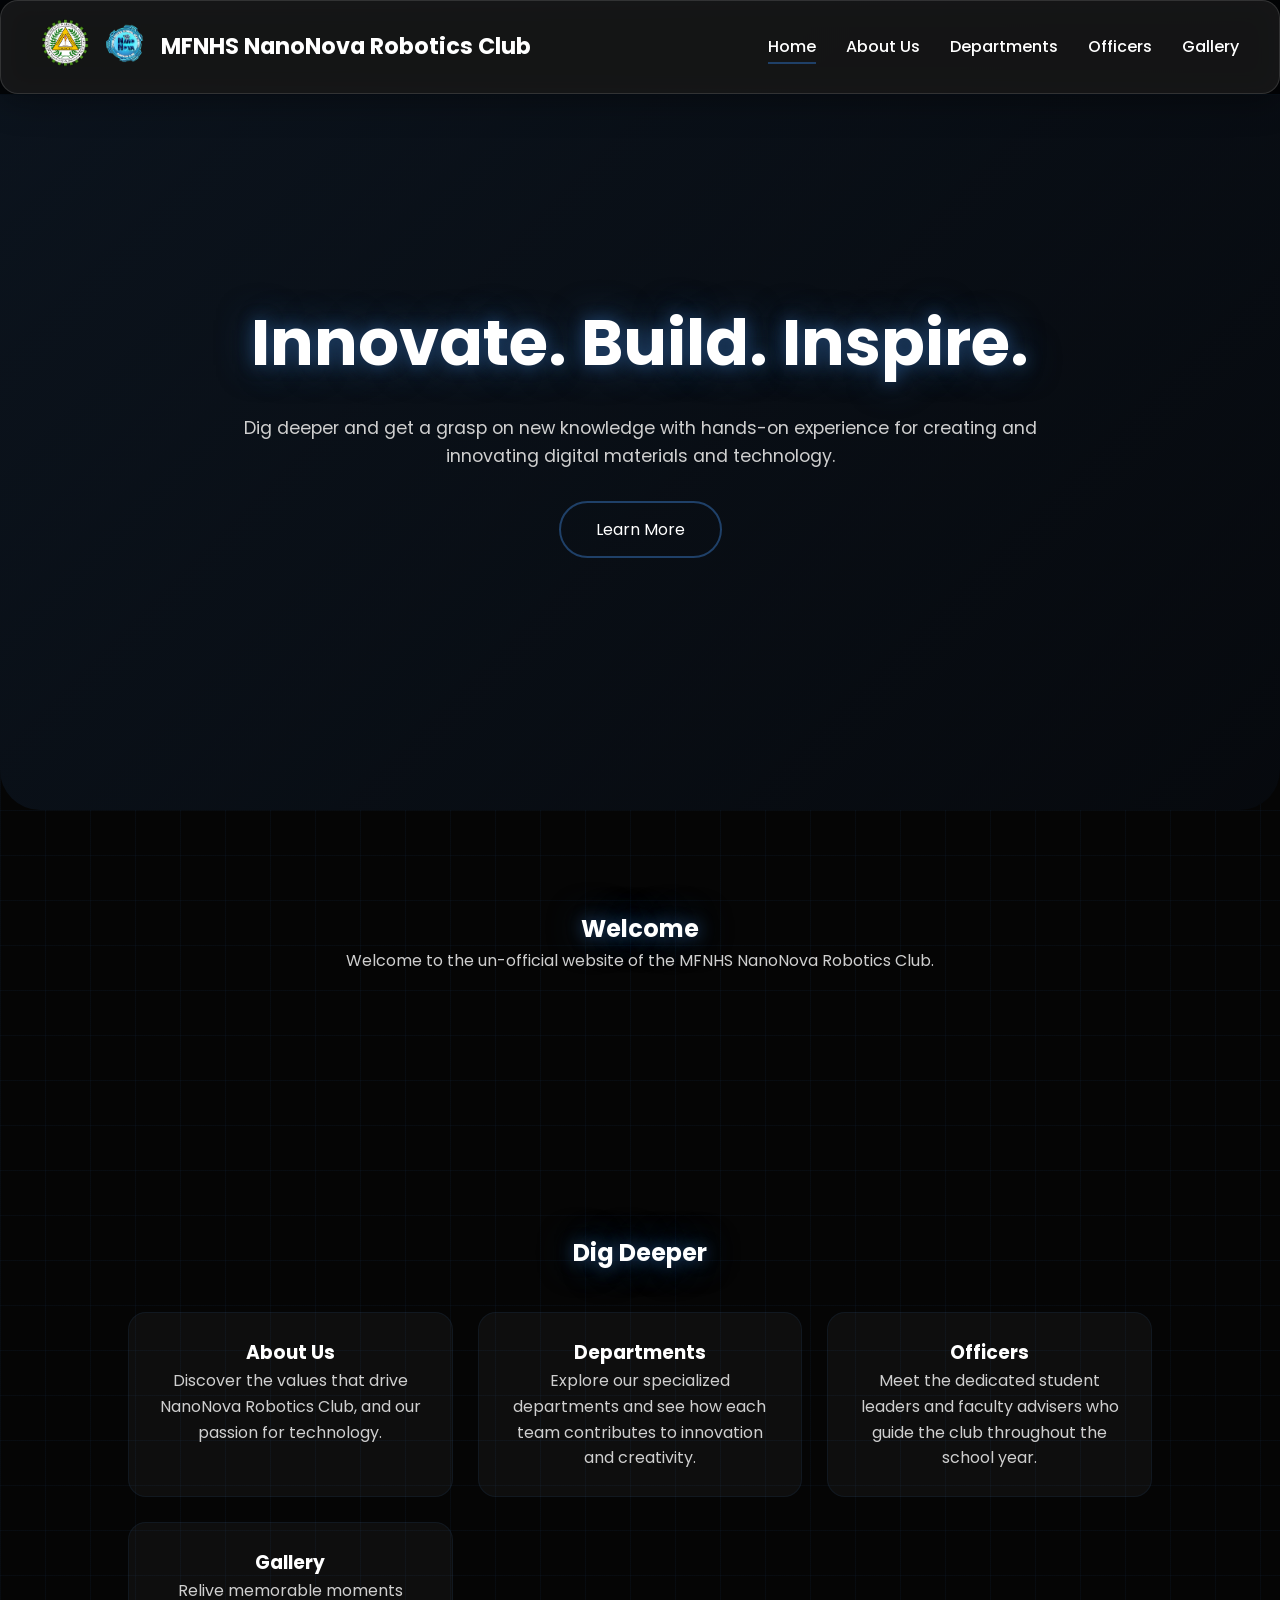
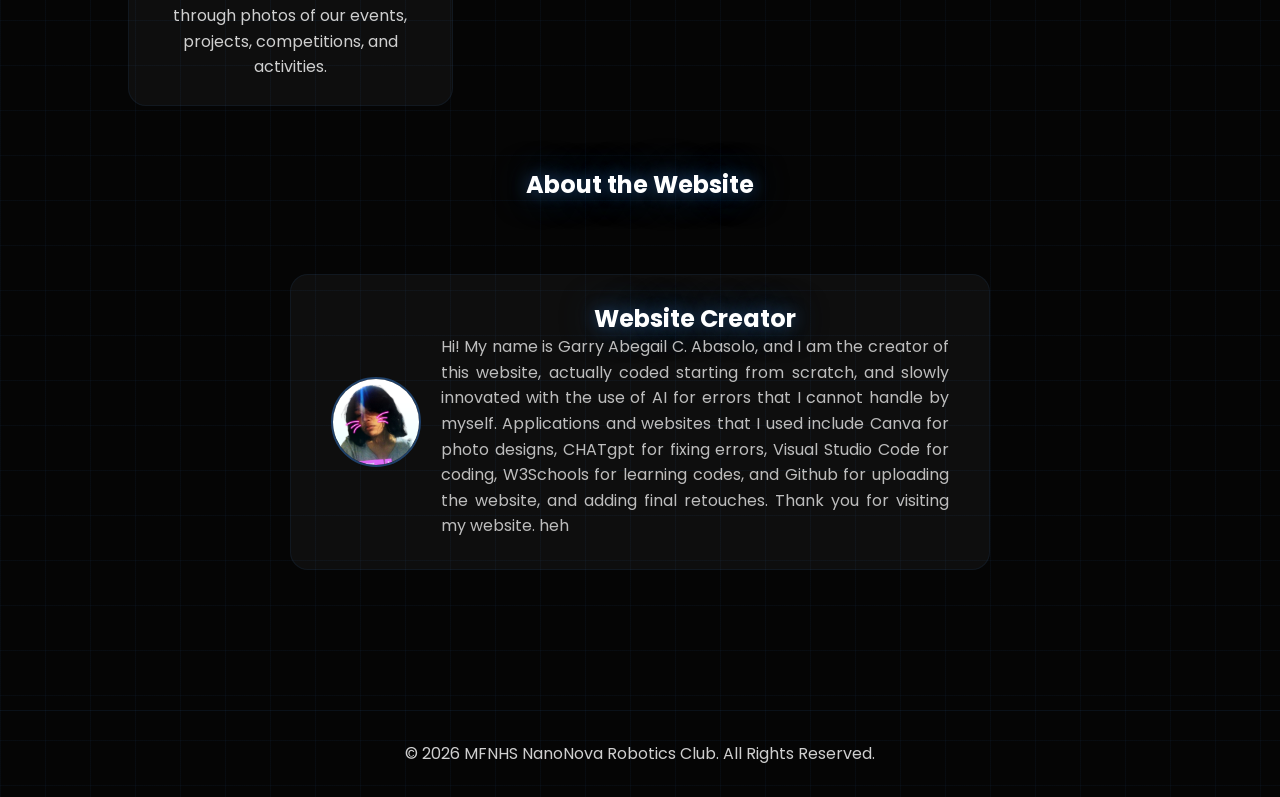
<file: index.html>
<!DOCTYPE html>
<html lang="en">

<head>
    <meta charset="UTF-8">
    <meta name="viewport" content="width=device-width, initial-scale=1.0">

    <title>MFNHS Robotics Club</title>

    <link rel="icon" type="image/png" href="img/favicon.png">


    <link rel="stylesheet" href="style.css">
</head>

<body>

    <!-- ================= HEADER ================= -->
    <header>

        <nav class="navbar">

            <!-- Logo -->
             <div class="logo-container">

    <a href="https://www.facebook.com/ManoloFortichNHSOfficial" target="_blank">
        <img src="img/mfnhs.png" alt="mfnhs logo" class="logo-img">
    </a>

    <a href="https://www.facebook.com/profile.php?id=61566322543509" target="_blank">
        <img src="img/favicon.png" alt="club logo" class="logo-img">
    </a>

    <a href="index.html" class="logo">
       MFNHS NanoNova Robotics Club
    </a>

</div>


            <ul class="nav-links">
                <li><a href="index.html" class="active">Home</a></li>
                <li><a href="about.html">About Us</a></li>
                <li><a href="departments.html">Departments</a></li>
                <li><a href="officers.html">Officers</a></li>
                <li><a href="gallery.html">Gallery</a></li>
            </ul>

        </nav>

    </header>

    <!-- ================= HERO SECTION ================= -->
    <main>

        <section class="hero">

            <div class="hero-content">

                <h1>Innovate. Build. Inspire.</h1>

                <p>
                    Dig deeper and get a grasp on new knowledge with hands-on experience for creating and innovating digital materials and technology.
                </p>

                <a href="about.html" class="btn">
                    Learn More
                </a>

            </div>

        </section>

        <!-- ================= WELCOME ================= -->
        <section class="welcome">

            <h2>Welcome</h2>

            <p>
               Welcome to the un-official website of the MFNHS NanoNova Robotics Club. 

        </section>

        <!-- ================= QUICK LINKS ================= -->
        <section class="quick-links">

            <h2>Dig Deeper</h2>

            <div class="cards">

                <a href="about.html" class="card">
                    <h3>About Us</h3>
                    <p>Discover the values that drive NanoNova Robotics Club, and our passion for technology.</p>
                </a>

                <a href="departments.html" class="card">
                    <h3>Departments</h3>
                    <p>Explore our specialized departments and see how each team contributes to innovation and creativity.</p>
                </a>

                <a href="officers.html" class="card">
                    <h3>Officers</h3>
                    <p>Meet the dedicated student leaders and faculty advisers who guide the club throughout the school year.</p>
                </a>

                <a href="gallery.html" class="card">
                    <h3>Gallery</h3>
                    <p>Relive memorable moments through photos of our events, projects, competitions, and activities.</p>
                </a>

</div>

    <h2> About the Website </h2>
   <div class="creator-feature">

    <img src="img/ry.png" class="rylogo" alt="Website Creator">

    <div class="creator-info">
        <h2>Website Creator</h2>
        <p>Hi! My name is Garry Abegail C. Abasolo, and I am the creator of this website, actually coded starting from scratch, and slowly innovated with the use of AI for errors that I cannot handle by myself. Applications and websites that I used include Canva for photo designs, CHATgpt for fixing errors, Visual Studio Code for coding, W3Schools for learning codes, and Github for uploading the website, and adding final retouches. Thank you for visiting my website. heh </p>
    </div>

</div>

</section>

        </section>

    </main>

    <!-- ================= FOOTER ================= -->
    <footer>

        <p>&copy; 2026 MFNHS NanoNova Robotics Club. All Rights Reserved.</p>

    </footer>

</body>

</html>
</file>
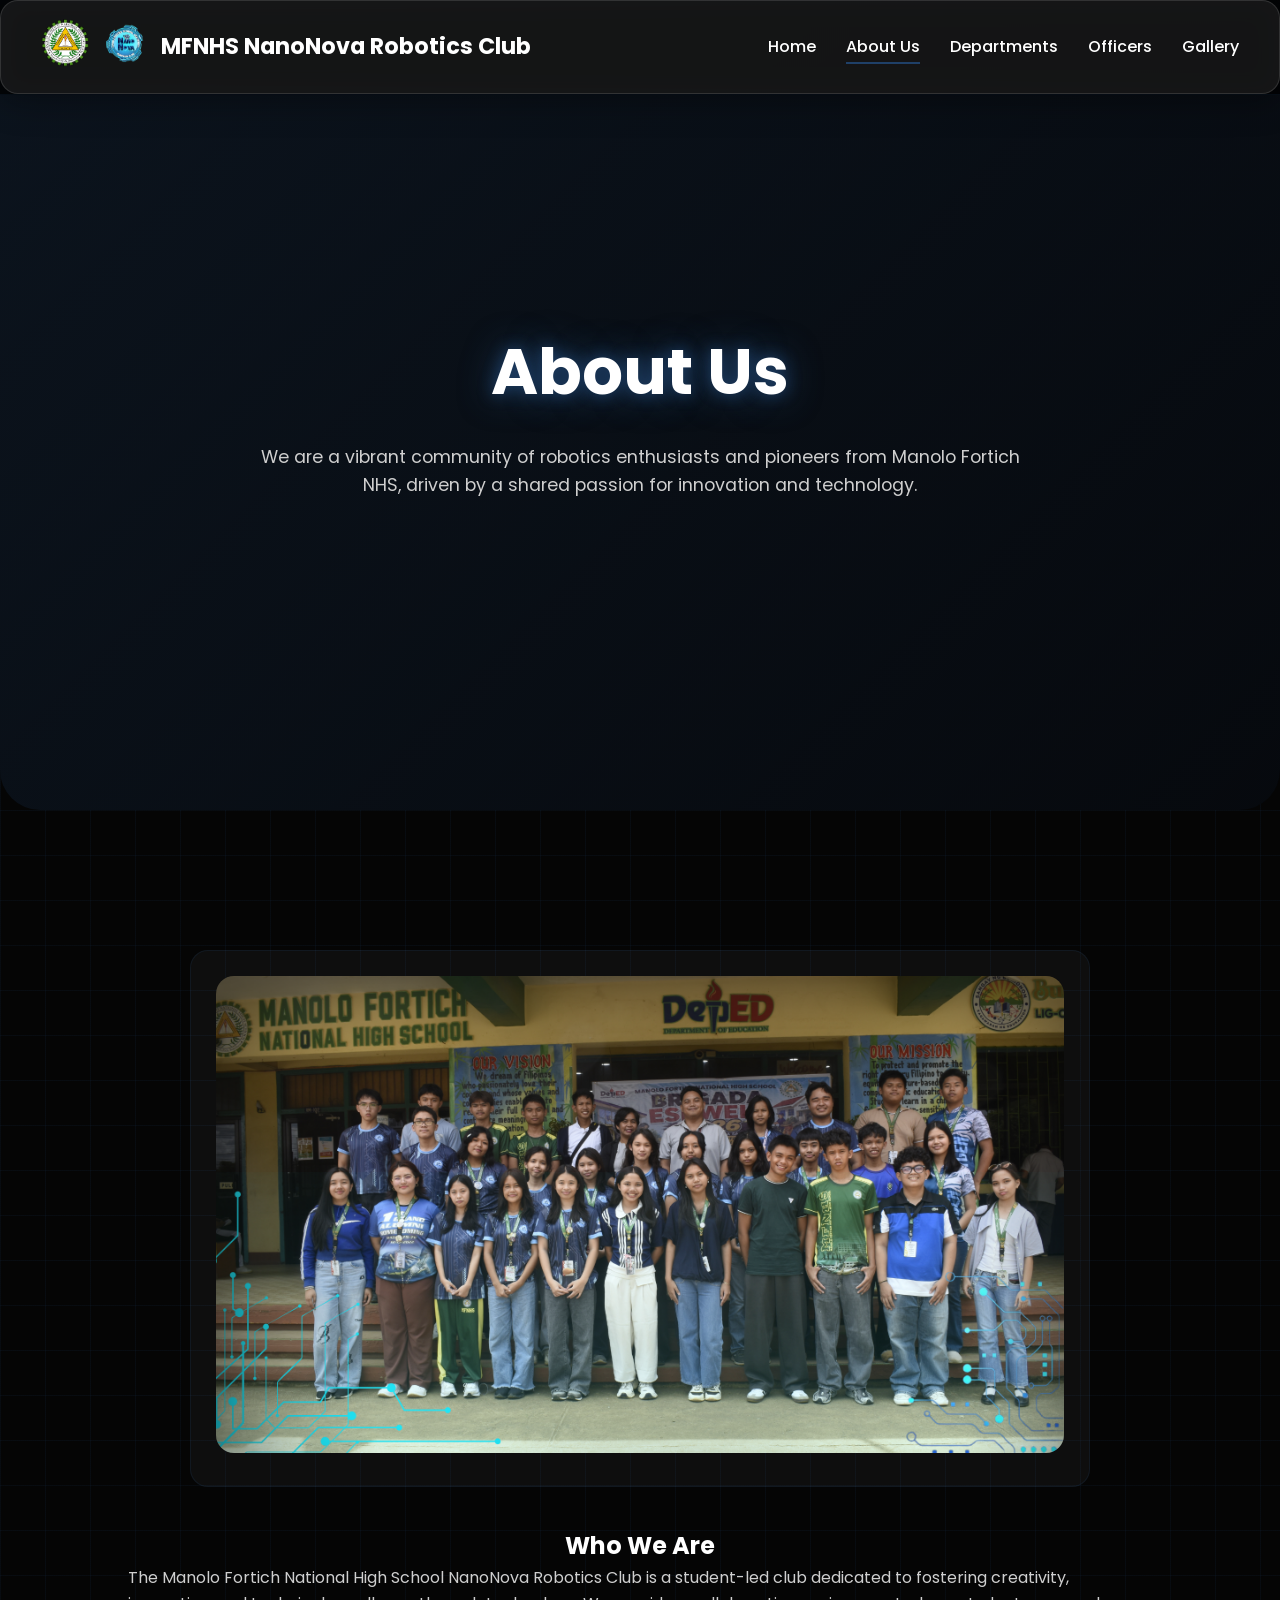
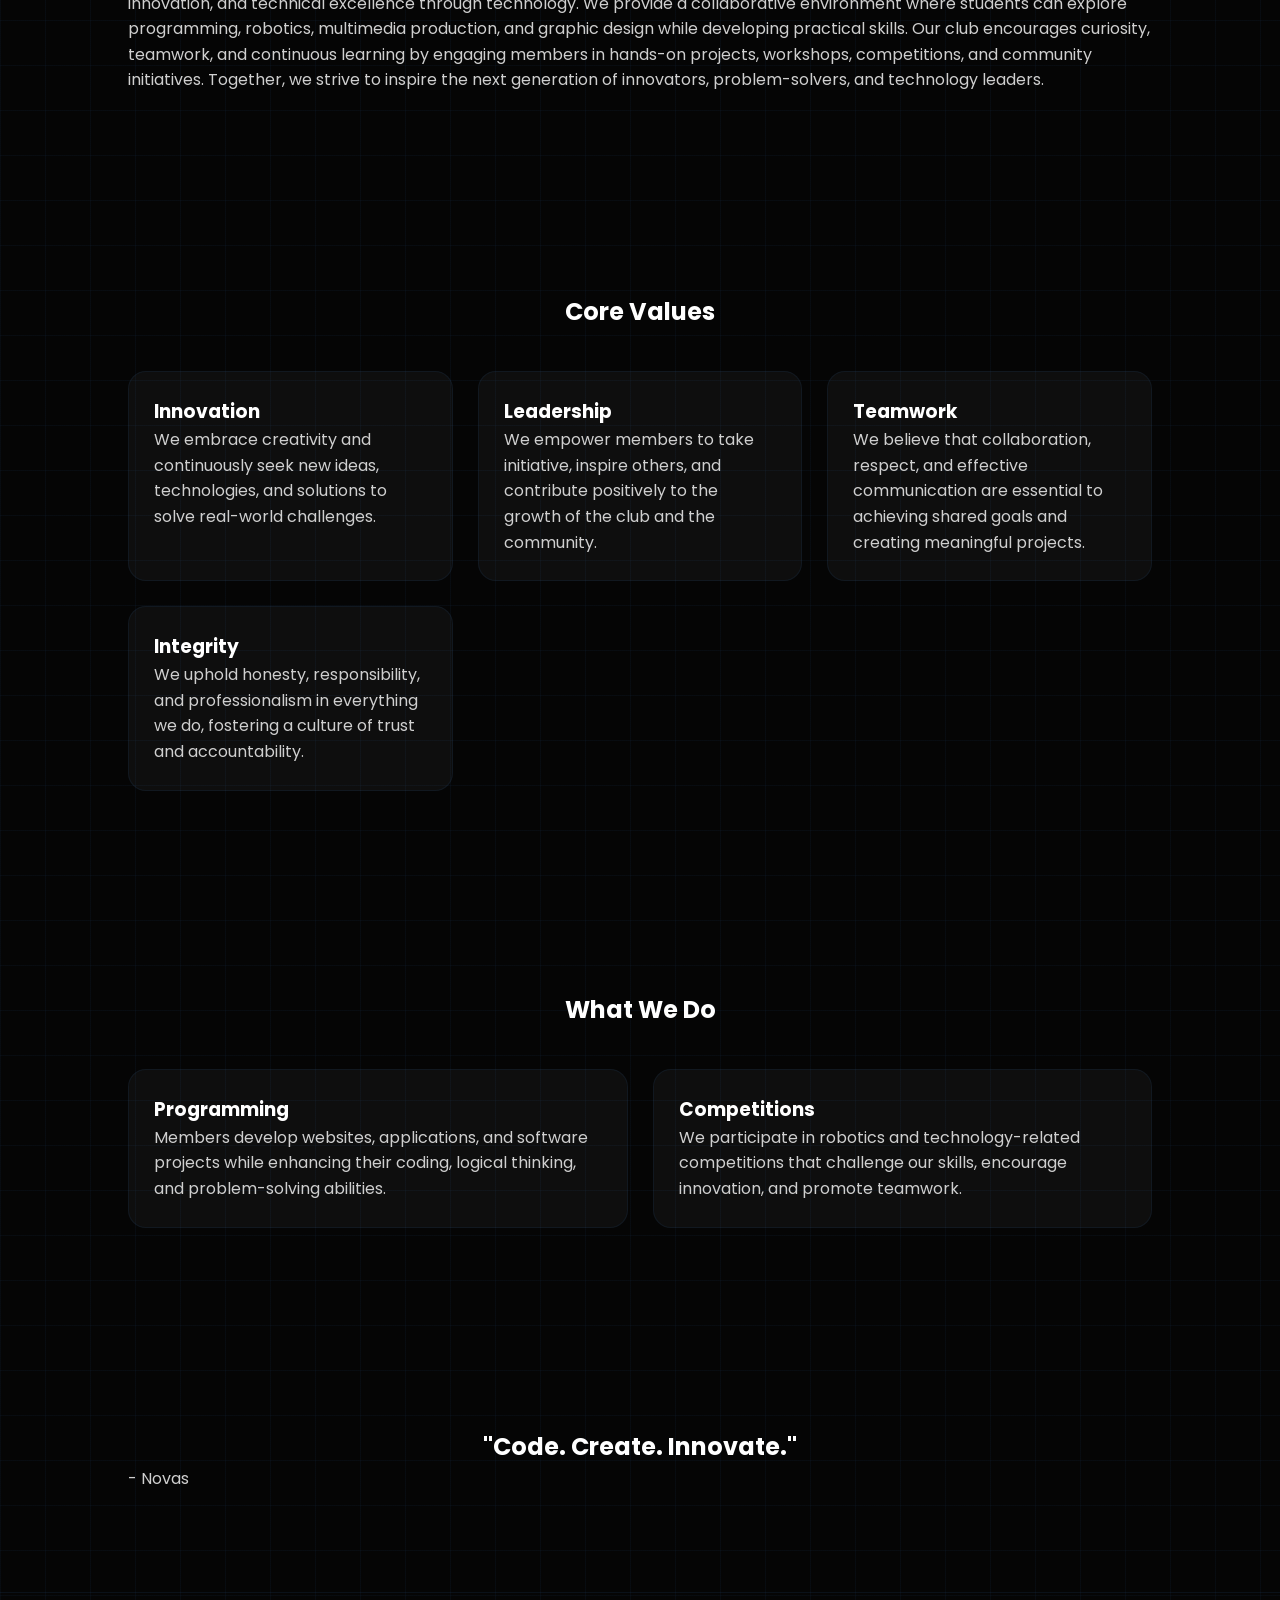
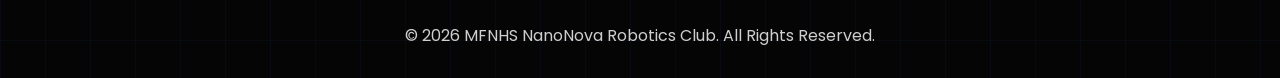
<file: about.html>
<!DOCTYPE html>
<html lang="en">

<head>
    <meta charset="UTF-8">
    <meta name="viewport" content="width=device-width, initial-scale=1.0">

    <title>About Us | MFNHS Robotics Club</title>

    <!-- Favicon -->
    <link rel="icon" type="image/png" href="img/favicon.png">

    <!-- CSS -->
    <link rel="stylesheet" href="style.css">
</head>

<body>

    <!-- ================= HEADER ================= -->
    <header>

        <nav class="navbar">

            <!-- Logo -->
             <div class="logo-container">

    <a href="https://www.facebook.com/ManoloFortichNHSOfficial" target="_blank">
        <img src="img/mfnhs.png" alt="mfnhs logo" class="logo-img">
    </a>

    <a href="https://www.facebook.com/profile.php?id=61566322543509" target="_blank">
        <img src="img/favicon.png" alt="club logo" class="logo-img">
    </a>

    <a href="index.html" class="logo">
       MFNHS NanoNova Robotics Club
    </a>

</div>

            <!-- Navigation -->
            <ul class="nav-links">
                <li><a href="index.html">Home</a></li>
                <li><a href="about.html" class="active">About Us</a></li>
                <li><a href="departments.html">Departments</a></li>
                <li><a href="officers.html">Officers</a></li>
                <li><a href="gallery.html">Gallery</a></li>
            </ul>

        </nav>

    </header>

        <!-- ================= HERO ================= -->
        <section class="hero">

            <div class="hero-content">

                <h1>About Us</h1>

                <p>
                 We are a vibrant community of robotics enthusiasts and pioneers from Manolo Fortich NHS, driven by a shared passion for innovation and technology.
                </p>

            </div>

        </section>

        <!-- ================= WHO WE ARE ================= -->
        <section class="about-section">

            <div class="about-grid">

               <div class="card group-feature">
    <img src="img/groupphoto.png" alt="Group Photo">
</div>

                <div class="about-text">

                    <h2>Who We Are</h2>

                    <p>
                       The Manolo Fortich National High School NanoNova Robotics Club is a student-led club dedicated to fostering creativity, innovation, and technical excellence through technology. We provide a collaborative environment where students can explore programming, robotics, multimedia production, and graphic design while developing practical skills.
                        Our club encourages curiosity, teamwork, and continuous learning by engaging members in hands-on projects, workshops, competitions, and community initiatives. Together, we strive to inspire the next generation of innovators, problem-solvers, and technology leaders.
                   </p>

                </div>

            </div>

        </section>


        <!-- ================= CORE VALUES ================= -->
        <section>

            <h2>Core Values</h2>

            <div class="cards">

                <div class="card">
                    <h3>Innovation</h3>
                    <p>We embrace creativity and continuously seek new ideas, technologies, and solutions to solve real-world challenges.</p>
                </div>

                <div class="card">
                    <h3>Leadership</h3>
                    <p>We empower members to take initiative, inspire others, and contribute positively to the growth of the club and the community.</p>
                </div>

                <div class="card">
                    <h3>Teamwork</h3>
                    <p>We believe that collaboration, respect, and effective communication are essential to achieving shared goals and creating meaningful projects.</p>
                </div>

                <div class="card">
                    <h3>Integrity</h3>
                    <p>We uphold honesty, responsibility, and professionalism in everything we do, fostering a culture of trust and accountability.</p>
                </div>

            </div>

        </section>

        <!-- ================= WHAT WE DO ================= -->
        <section>

            <h2>What We Do</h2>

            <div class="cards">

                <div class="card">
                    <h3>Programming</h3>
                    <p>Members develop websites, applications, and software projects while enhancing their coding, logical thinking, and problem-solving abilities.</p>
                </div>

                <div class="card">
                    <h3>Competitions</h3>
                    <p>We participate in  robotics and technology-related competitions that challenge our skills, encourage innovation, and promote teamwork.</p>
                </div>
            </div>

        </section>

       
        <section>

            <h2>"Code. Create. Innovate."</h2>

            <p>
               - Novas
            </p>

        </section>

    </main>

     <!-- ================= FOOTER ================= -->
    <footer>

        <p>&copy; 2026 MFNHS NanoNova Robotics Club. All Rights Reserved.</p>

    </footer>

</main>
</body>
</html>
</file>
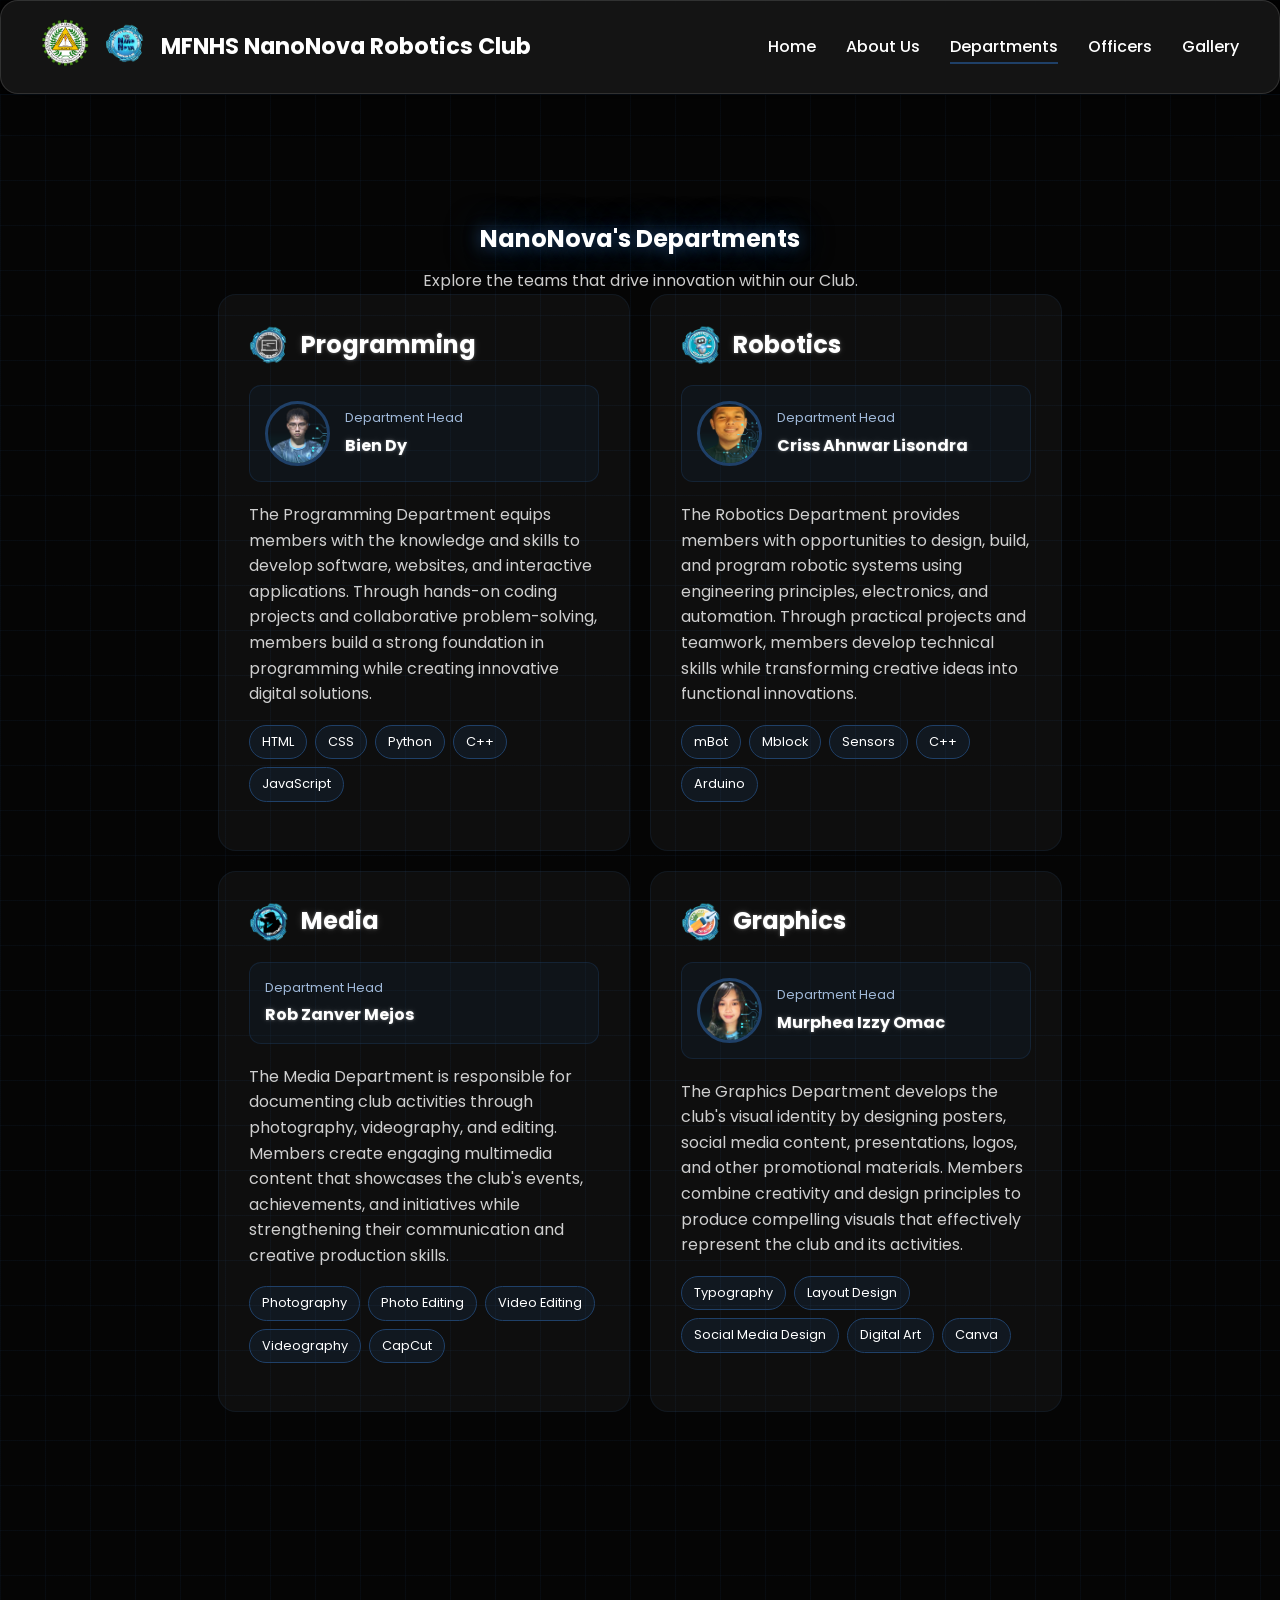
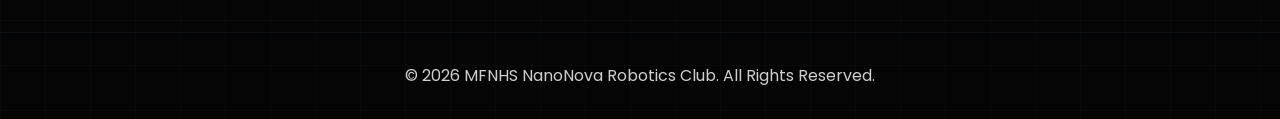
<file: departments.html>
<!DOCTYPE html>
<html lang="en">

<head>
    <meta charset="UTF-8">
    <meta name="viewport" content="width=device-width, initial-scale=1.0">

    <title>Departments | MFNHS Robotics Club</title>

    <!-- Favicon -->
    <link rel="icon" type="image/png" href="img/favicon.png">

    <!-- CSS -->
    <link rel="stylesheet" href="style.css">
</head>

<body>

    <!-- ================= HEADER ================= -->
    <header>

        <nav class="navbar">

            <!-- Logo -->
             <div class="logo-container">

    <a href="https://www.facebook.com/ManoloFortichNHSOfficial" target="_blank">
        <img src="img/mfnhs.png" alt="mfnhs logo" class="logo-img">
    </a>

    <a href="https://www.facebook.com/profile.php?id=61566322543509" target="_blank">
        <img src="img/favicon.png" alt="club logo" class="logo-img">
    </a>

    <a href="index.html" class="logo">
       MFNHS NanoNova Robotics Club
    </a>

</div>

            <!-- Navigation -->
            <ul class="nav-links">
                <li><a href="index.html" >Home</a></li>
                <li><a href="about.html">About Us</a></li>
                <li><a href="departments.html" class="active">Departments</a></li>
                <li><a href="officers.html">Officers</a></li>
                <li><a href="gallery.html">Gallery</a></li>
            </ul>

        </nav>

    </header>
    <main>

       <section class="departments">

    <h1>NanoNova's Departments</h1>

    <p class="subtitle">
        Explore the teams that drive innovation within our Club.
    </p>

    <div class="departments-grid">

      <div class="department-card">

    <div class="dept-header">
        <img src="img/Programming.png" alt="Programming Icon" class="department-icon">
        <h2>Programming</h2>
    </div>

    <!-- Department Head -->
    <div class="dept-head">
        <img src="img/10.png" alt="Bien Dy" class="head-photo">

        <div class="head-info">
            <span class="head-title">Department Head</span>
            <h3>Bien Dy</h3>
        </div>
    </div>

    <p>
        The Programming Department equips members with the knowledge and skills to develop software, websites, and interactive applications. Through hands-on coding projects and collaborative problem-solving, members build a strong foundation in programming while creating innovative digital solutions.
    </p>

    <div class="skills">
        <span>HTML</span>
        <span>CSS</span>
        <span>Python</span>
        <span>C++</span>
        <span>JavaScript</span>
    </div>

</div>

<div class="department-card">
    <div class="dept-header">
        <img src="img/Robotics.png" alt="Robotics Icon" class="department-icon">
        <h2>Robotics</h2>
    </div>
    <!-- Department Head -->
    <div class="dept-head">
        <img src="img/4.png" alt="Ahnwar Lisondra" class="head-photo">

        <div class="head-info">
            <span class="head-title">Department Head</span>
            <h3>Criss Ahnwar Lisondra</h3>
        </div>
    </div>
    <p>
        The Robotics Department provides members with opportunities to design, build, and program robotic systems using engineering principles, electronics, and automation. Through practical projects and teamwork, members develop technical skills while transforming creative ideas into functional innovations.
    </p>
    <div class="skills">
    <span>mBot</span>
    <span>Mblock</span>
    <span>Sensors</span>
    <span>C++</span>
    <span>Arduino</span>
</div>
</div>

<div class="department-card">
    <div class="dept-header">
        <img src="img/Media.png" alt="Media Icon" class="department-icon">
        <h2>Media</h2>
    </div>
    <!-- Department Head -->
    <div class="dept-head">

        <div class="head-info">
            <span class="head-title">Department Head</span>
            <h3>Rob Zanver Mejos</h3>
        </div>
    </div>
    <p>
        The Media Department is responsible for documenting club activities through photography, videography, and editing. Members create engaging multimedia content that showcases the club's events, achievements, and initiatives while strengthening their communication and creative production skills.
    </p>
    <div class="skills">
    <span>Photography</span>
    <span>Photo Editing</span>
    <span>Video Editing</span>
    <span>Videography</span>
    <span>CapCut</span>
    </div>
</div>

<div class="department-card">
    <div class="dept-header">
        <img src="img/Graphics.png" alt="Graphics Icon" class="department-icon">
        <h2>Graphics</h2>
    </div>
    <!-- Department Head -->
    <div class="dept-head">
        <img src="img/9.png" alt="Murphea Izzy" class="head-photo">

        <div class="head-info">
            <span class="head-title">Department Head</span>
            <h3>Murphea Izzy Omac</h3>
        </div>
    </div>
    <p>
       The Graphics Department develops the club's visual identity by designing posters, social media content, presentations, logos, and other promotional materials. Members combine creativity and design principles to produce compelling visuals that effectively represent the club and its activities.
    </p>
    <div class="skills">
    <span>Typography</span>
    <span>Layout Design</span>
    <span>Social Media Design</span>
    <span>Digital Art</span>
    <span>Canva</span>
</div>
</div>

</section>

</main>
</body>

 <!-- ================= FOOTER ================= -->
    <footer>

        <p>&copy; 2026 MFNHS NanoNova Robotics Club. All Rights Reserved.</p>

    </footer>

</html>
</file>
<file: style.css>
/* ===========================
   FONT
=========================== */
@import url('https://fonts.googleapis.com/css2?family=Poppins:wght@300;400;500;600;700&display=swap');

body {
    animation: fadeInPage 0.5s ease-in-out;
}


@keyframes fadeInPage {
    from {
        opacity: 0; 
        transform: translateY(10px); 
    }
    to {
        opacity: 1; 
        transform: translateY(0); 
    }
}
/* ===========================
   RESET
=========================== */
* {
    margin: 0;
    padding: 0;
    box-sizing: border-box;
    font-family: 'Poppins', sans-serif;
}

html {
    scroll-behavior: smooth;
}

body {
    color: #ffffff;
    line-height: 1.6;
    background-color:#050505;
    background-image:
        linear-gradient(rgba(31,64,104,.12) 1px, transparent 1px),
        linear-gradient(90deg, rgba(31,64,104,.12) 1px, transparent 1px);

    background-size:45px 45px;
}

/* ===========================
   HEADER / NAVBAR
=========================== */
header {
    position: fixed;
    top: 0;
    left: 0;
    width: 100%;
    z-index: 1000;

    background: rgba(0,0,0,0.75);
    backdrop-filter: blur(12px);
    border-bottom: 1px solid rgba(31,64,104,0.2);
}

.navbar{
    display:flex;
    justify-content:space-between;
    align-items:center;

    padding:18px 40px;

    background:rgba(255,255,255,.08);
    backdrop-filter:blur(15px);
    -webkit-backdrop-filter:blur(15px);

    border:1px solid rgba(255,255,255,.12);

    border-radius:18px;

    box-shadow:
        0 8px 32px rgba(0,0,0,.35);
}
.logo-container {
    display: flex;
    align-items: center;
    gap: 12px;
}

.logo-img {
    width: 48px;
    height: 48px;
    object-fit: contain;
    transition: 0.3s ease;
}

.logo-img:hover {
    transform: scale(1.15);
}

.logo {
    text-decoration: none;
    color: white;
    font-size: 1.4rem;
    font-weight: 700;
    transition: 0.3s ease;
}

.logo:hover {
    text-shadow: 0 0 10px #1F4068, 0 0 20px #1F4068;
    transform: scale(1.05);
}

/* NAV LINKS */
.nav-links {
    display: flex;
    gap: 30px;
    list-style: none;
}

.nav-links a {
    color: white;
    text-decoration: none;
    font-weight: 500;
    position: relative;
    transition: 0.3s ease;
}

.nav-links a::after {
    content: "";
    position: absolute;
    left: 0;
    bottom: -6px;
    width: 0%;
    height: 2px;
    background: #1F4068;
    transition: 0.3s ease;
}

.nav-links a:hover::after,
.nav-links .active::after {
    width: 100%;
}

.nav-links a:hover,
.nav-links .active {
    transform: scale(1.08);
}

/* ===========================
   GLOBAL SECTION FIX
=========================== */
section {
    padding: 100px 10%;
}

h1, h2 {
    text-align: center;
}

p {
    color: #cfcfcf;
}

/* ===========================
   HERO
=========================== */
.hero {
    display: flex;
    align-items: center;
    justify-content: center;
    text-align: center;
    padding: 120px 20px 80px;
    background:
        linear-gradient(rgba(5,5,5,.75), rgba(5,5,5,.75)),
        linear-gradient(135deg,#1F4068,#0B1628);

    min-height:90vh;
    border-radius:0 0 40px 40px;
}


.hero-content {
    max-width: 800px;
}

.hero h1 {
    font-size: 4rem;
    margin-bottom: 20px;
    text-shadow: 0 0 15px #1F4068, 0 0 35px #1F4068;
}

.hero p {
    font-size: 1.1rem;
    margin-bottom: 30px;
}

/* BUTTON */
.btn {
    display: inline-block;
    padding: 14px 35px;
    border-radius: 40px;
    border: 2px solid #1F4068;
    color: white;
    text-decoration: none;
    transition: 0.3s ease;
}

.btn:hover {
    background: #1F4068;
    box-shadow: 0 0 20px #1F4068;
    transform: translateY(-4px);
}

/* ===========================
   CARDS (HOME)
=========================== */
.cards {
    display: grid;
    grid-template-columns: repeat(auto-fit, minmax(240px, 1fr));
    gap: 25px;
    margin-top: 40px;
}

.card {
    background: rgba(255,255,255,0.04);
    border: 1px solid rgba(31,64,104,0.2);
    padding: 30px;
    border-radius: 18px;
    text-decoration: none;
    color: white;
    transition: 0.3s ease;
}

.card:hover {
    transform: translateY(-10px);
    box-shadow: 0 0 25px rgba(31,64,104,0.4);
}

/* CENTER SECTIONS */
.welcome,
.quick-links {
    text-align: center;
}
.quick-links h2 {
    margin: 60px 0 30px;
    text-align: center;
}
/* ===========================
   ABOUT
=========================== */
.about {
    max-width: 900px;
    margin: 120px auto;
    text-align: center;
}

.about p {
    max-width: 750px;
    margin: auto;
}

/* ===========================
   DEPARTMENTS (2x2 GRID FIXED)
=========================== */
.departments {
    max-width: 1100px;
    margin: 120px auto;
}

.departments-grid {
    display: grid;
    grid-template-columns: repeat(2, 1fr);
    gap: 20px;
}

.department-card {
    background: rgba(255,255,255,0.04);
    border: 1px solid rgba(31,64,104,0.2);
    padding: 30px;
    border-radius: 18px;
    transition: 0.3s ease;
}

.department-card:hover {
    transform: translateY(-8px);
    box-shadow: 0 0 25px rgba(31,64,104,0.4);
}

/* ICON + TITLE SIDE BY SIDE */
.dept-header {
    display: flex;
    align-items: center;
    gap: 12px;
    margin-bottom: 12px;
}

.department-icon {
    width: 40px;
    height: 40px;
    object-fit: contain;
}

/* ===========================
   OFFICERS (BIG CARDS FIXED)
=========================== */
.officers {
    max-width: 900px;
    margin: 120px auto;
}

.officer-box {
    display: flex;
    align-items: center;
    gap: 20px;

    background: rgba(255,255,255,0.04);
    border: 1px solid rgba(31,64,104,0.2);
    border-radius: 18px;

    padding: 20px;
    margin-bottom: 15px;

    transition: 0.3s ease;
}

.officer-box:hover {
    transform: translateY(-8px);
    box-shadow: 0 0 25px rgba(31,64,104,0.4);
}

.officer-box img {
    width: 90px;
    height: 90px;
    border-radius: 50%;
    object-fit: cover;
}

/* ===========================
   GALLERY
=========================== */
.gallery {
    max-width: 1100px;
    margin: 120px auto;
    text-align: center;
}

.gallery-grid {
    display: grid;
    grid-template-columns: repeat(auto-fit, minmax(220px, 1fr));
    gap: 20px;
    margin-top: 40px;
}

.gallery-grid img {
    width: 100%;
    height: 220px;
    object-fit: cover;
    border-radius: 14px;
    transition: 0.3s ease;
}

.gallery-grid img:hover {
    transform: scale(1.05);
    box-shadow: 0 0 20px rgba(31,64,104,0.4);
}

/* ===========================
   FOOTER
=========================== */
footer {
    text-align: center;
    padding: 30px;
    border-top: 1px solid rgba(31,64,104,0.2);
    color: #bdbdbd;
}

/* Scrollbar */
::-webkit-scrollbar{
    width:12px;
}

/* Track */
::-webkit-scrollbar-track{
    background:#050505;
}

/* Thumb */
::-webkit-scrollbar-thumb{
    background:#1F4068;
    border-radius:10px;
    border:3px solid #050505;
}

/* Hover */
::-webkit-scrollbar-thumb:hover{
    background:#2C5B94;
}
/* ===========================
   RESPONSIVE
=========================== */
@media (max-width: 900px) {

    .hero h1 {
        font-size: 2.8rem;
    }

    .departments-grid {
        grid-template-columns: 1fr;
    }

    .officer-box {
        flex-direction: column;
        text-align: center;
    }

    .nav-links {
        flex-wrap: wrap;
        justify-content: center;
    }
}   
/* ===========================
   IMAGE SIZE CONTROL 
=========================== */

img {
    max-width: 100%;
    height: auto;
}

/* Logo images */
.logo-img {
    width: 48px;
    height: 48px;
    object-fit: contain;
    transition: transform 0.3s ease;
}

.logo-img:hover {
    transform: scale(1.15);
}

/* Officer images */
.officer-box img {
    width: 90px;
    height: 90px;
    object-fit: cover;
    border-radius: 50%;
    flex-shrink: 0;
}

/* Department icons */
.department-icon {
    width: 40px;
    height: 40px;
    object-fit: contain;
}

/* Gallery images */
.gallery-grid img {
    width: 100%;
    height: 220px;
    object-fit: cover;
    border-radius: 14px;
    transition: transform 0.3s ease;
}

.gallery-grid img:hover {
    transform: scale(1.05);
}

/* ABOUT / GENERAL PAGE IMAGES  */
.about img {
    max-width: 100%;
    height: auto;
    display: block;
    margin: 20px auto;
    border-radius: 15px;
}
/* ===========================
   CARD SYSTEM 
=========================== */

.card {
    background: rgba(255,255,255,0.04);
    border: 1px solid rgba(31,64,104,0.2);
    border-radius: 18px;
    padding: 25px;
    color: white;
    text-decoration: none;
    transition: 0.3s ease;
}

.card:hover {
    transform: translateY(-10px);
    box-shadow: 0 0 25px rgba(31,64,104,0.4);
}

.card-center {
    display: flex;
    justify-content: center;
}

.group-feature {
    width: 100%;
    max-width: 900px;
    margin: 40px auto;
    text-align: center;
}

.group-feature img {
    width: 100%;
    border-radius: 18px;
    object-fit: cover;
}


.creator-feature {
    display: flex;
    align-items: center;
     justify-content: center;  
    gap: 20px;

    width: 100%;
    max-width: 700px;

    margin: 70px auto 40px;
    padding: 30px 40px;

    background: rgba(255,255,255,0.04);
    border: 1px solid rgba(31,64,104,0.2);
    border-radius: 18px;

    box-sizing: border-box;
    overflow: hidden;
    transition: transform 0.35s ease, box-shadow 0.35s ease, border-color 0.35s ease;
}

.creator-feature:hover {
    transform: translateY(-8px);
    border-color: #1F4068;

    box-shadow:
        0 0 20px rgba(31,64,104,0.35),
        0 0 45px rgba(31,64,104,0.2);
}

.rylogo {
    width: 90px;
    height: 90px;

    flex-shrink: 0;
    display: block;

    object-fit: cover;
    border-radius: 50%;
    border: 2px solid #1F4068;

    transition: transform 0.3s ease, box-shadow 0.3s ease;
}

.rylogo:hover {
    transform: scale(1.08);
    box-shadow: 0 0 20px rgba(31,64,104,0.6);
}
.creator-info {
    flex: 1;
    min-width: 0;
    text-align: left;
}

.creator-info h2 {
    margin: 0;
    line-height: 1.2;
}

.creator-info p {
    color: #bdbdbd;
    word-wrap: break-word;
    overflow-wrap: break-word;
    text-align: justify;
}

.gallery-grid {
    display: grid;
    grid-template-columns: repeat(3, 1fr);
    gap: 15px;
}

.gallery-grid img {
    width: 100%;
    border-radius: 10px;
    transition: 0.3s;
    cursor: pointer;
}

.gallery-grid img:hover {
    transform: scale(1.05);
}

.lightbox {
    position: fixed;
    top: 0;
    left: 0;
    width: 100%;
    height: 100%;

    background: rgba(0,0,0,0.85);

    display: flex;
    justify-content: center;
    align-items: center;

    opacity: 0;
    visibility: hidden;
    pointer-events: none;

    transition: opacity 0.3s ease;
}

.lightbox:target {
    opacity: 1;
    visibility: visible;
    pointer-events: auto;
}

.popup {
    position: relative;

    background: #111;
    color: white;

    max-width: 500px;
    padding: 25px;
    border-radius: 12px;

    border: 1px solid rgba(0, 140, 255, 0.4);
    box-shadow: 0 0 15px rgba(0, 140, 255, 0.3);

    transform: scale(0.9);
    transition: transform 0.3s ease;
}

.lightbox:target .popup {
    transform: scale(1);
}

.exit-btn {
    position: absolute;
    top: 10px;
    right: 15px;

    font-size: 28px;
    color: white;
    text-decoration: none;

    cursor: pointer;
}

.exit-btn:hover {
    color: #00aaff;
    transform: scale(1.2);
}

.close {
    position: absolute;
    width: 100%;
    height: 100%;
}
main h1, main h2 {
    color: white;
    text-align: center;
      text-shadow: 0 0 15px #1F4068, 0 0 35px #1F4068;
}
.subtitle {
    text-align: center;
    color: #ccc;
    margin-top: 10px;
}
.department-card h1,
.department-card h2,
.department-card h3,
.department-card h4,

.officer-card h1,
.officer-card h2,
.officer-card h3,
.officer-card h4,

.gallery h2,
.gallery h3 {
    color: white !important;
    text-shadow:
        0 0 3px rgba(255,255,255,0.35),
        0 0 8px rgba(255,255,255,0.15) !important;
}
.badge{
    display:inline-block;
    margin-top:12px;
    padding:6px 14px;

    background:rgba(31,64,104,.2);
    color:#ffffff;

    border:1px solid #1F4068;
    border-radius:999px;

    font-size:.85rem;
    font-weight:600;
    letter-spacing:.5px;
}

.fb-btn{
    display:inline-flex;
    align-items:center;
    justify-content:center;
    gap:10px;

    margin-top:18px;
    padding:12px 20px;

    background:#1F4068;
    color:#fff;

    text-decoration:none;
    font-weight:600;
    font-size:.95rem;

    border-radius:12px;
    border:2px solid #1F4068;

    transition:.3s ease;
}

.fb-btn i{
    font-size:1.2rem;
}

.fb-btn:hover{
    background:transparent;
    color:#1F4068;
    box-shadow:0 0 15px rgba(31,64,104,.4);
    transform:translateY(-2px);
}
.skills{
    display:flex;
    flex-wrap:wrap;
    gap:8px;
    margin:18px 0;
}

.skills span{
    background:rgba(31,64,104,.2);
    border:1px solid #1F4068;
    color:#fff;
    padding:6px 12px;
    border-radius:20px;
    font-size:.8rem;
}

.dept-head{
    display:flex;
    align-items:center;
    gap:15px;

    margin:20px 0;

    padding:15px;

    background:rgba(31,64,104,.12);
    border:1px solid rgba(31,64,104,.35);
    border-radius:12px;
}

.head-photo{
    width:65px;
    height:65px;

    object-fit:cover;
    border-radius:50%;

    border:3px solid #1F4068;
}

.head-title{
    display:block;
    font-size:.8rem;
    color:#9fb8d8;
    margin-bottom:4px;
}

.head-info h3{
    margin:0;
    color:#fff;
    font-size:1rem;
}
</file>
